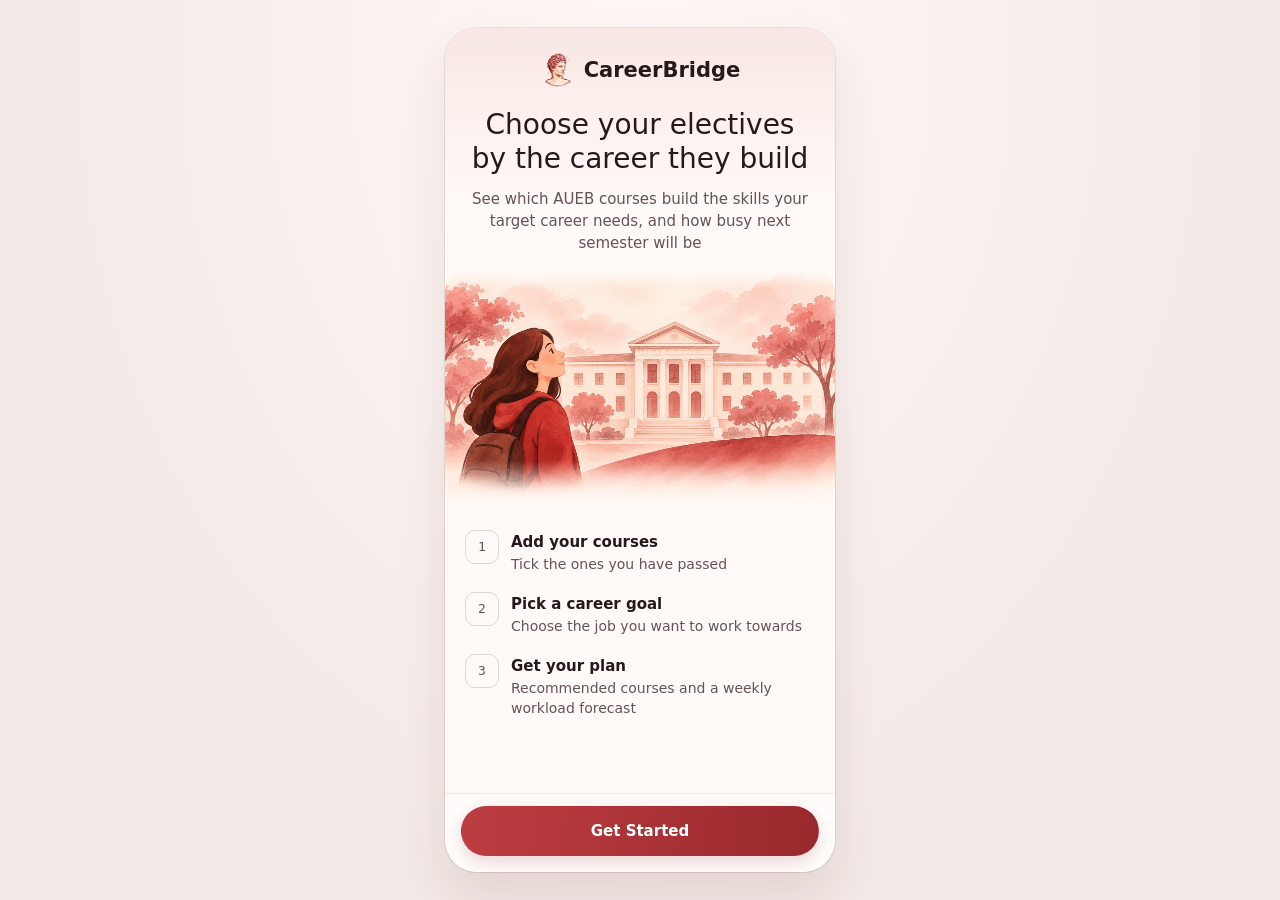
<file: Interactive Mockup/index.html>
<!doctype html>
<html lang="en">
<head>
  <meta charset="utf-8">
  <meta name="viewport" content="width=device-width, initial-scale=1">
  <title>CareerBridge</title>
  <link rel="stylesheet" href="styles.css">
  <script src="data.js" defer></script>
  <script src="app.js" defer></script>
</head>
<body data-page="welcome">
  <div class="phone">
    <main class="screen">
      <div class="intro">
        <div class="brand">
          <img class="brand-logo" src="assets/aueb-hermes-mascot.png" alt="Hermes, AUEB mascot">
          CareerBridge
        </div>
        <h1>Choose your electives by the career they build</h1>
        <p class="lede">See which AUEB courses build the skills your target career needs, and how busy next semester will be</p>

        <div class="welcome-art-wrap">
          <img class="welcome-art" src="assets/aueb-welcome-sketch.png" alt="A student looking toward a hand-drawn AUEB building">
        </div>
      </div>
      <section class="welcome-steps" aria-label="How CareerBridge works">
        <div class="welcome-step">
          <span class="step-number">1</span>
          <div><strong>Add your courses</strong><p>Tick the ones you have passed</p></div>
        </div>
        <div class="welcome-step">
          <span class="step-number">2</span>
          <div><strong>Pick a career goal</strong><p>Choose the job you want to work towards</p></div>
        </div>
        <div class="welcome-step">
          <span class="step-number">3</span>
          <div><strong>Get your plan</strong><p>Recommended courses and a weekly workload forecast</p></div>
        </div>
      </section>
    </main>
    <div class="footer">
      <div class="stack" style="flex: 1">
        <a class="btn" href="setup-profile.html">Get Started</a>
      </div>
    </div>
  </div>
</body>
</html>
</file>
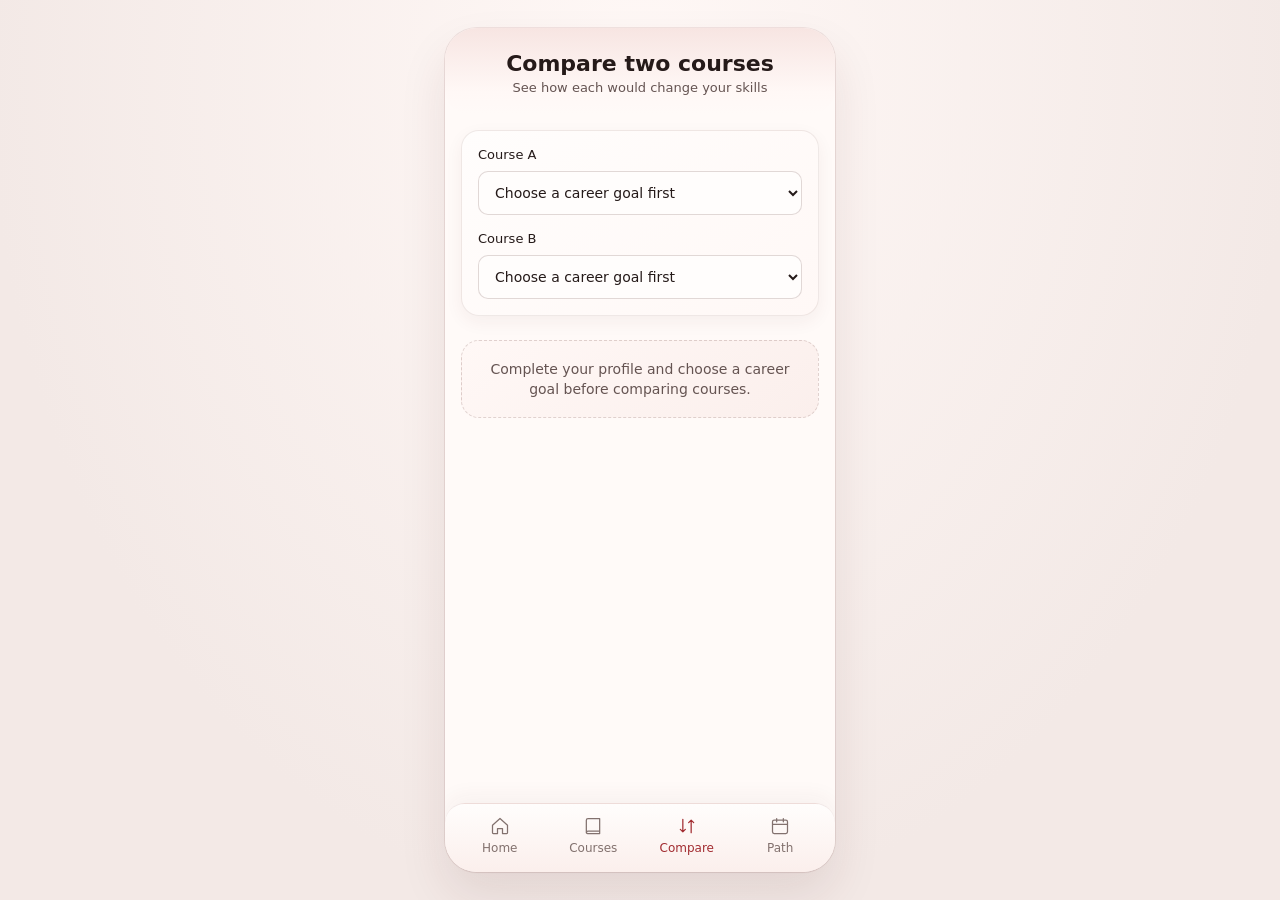
<file: Interactive Mockup/compare.html>
<!doctype html>
<html lang="en">
<head>
  <meta charset="utf-8">
  <meta name="viewport" content="width=device-width, initial-scale=1">
  <title>Compare courses · CareerBridge</title>
  <link rel="stylesheet" href="styles.css">
  <script src="data.js" defer></script>
  <script src="app.js" defer></script>
</head>
<body data-page="compare">
  <div class="phone">
    <header class="top">
      <div>
        <h1>Compare two courses</h1>
        <p>See how each would change your skills</p>
      </div>
    </header>
    <main class="screen">
      <div class="content">
        <div class="card stack">
          <label class="field">Course A
            <select id="pick-a"></select>
          </label>
          <label class="field">Course B
            <select id="pick-b"></select>
          </label>
        </div>
        <div class="content-flow" id="comparison"></div>
      </div>
    </main>
    <nav class="tabs" aria-label="Main">
      <a class="tab tab-home" href="home.html">Home</a>
      <a class="tab tab-courses" href="recommendations.html">Courses</a>
      <a class="tab tab-compare" href="compare.html" aria-current="page">Compare</a>
      <a class="tab tab-plan" href="plan.html">Path</a>
    </nav>
  </div>
</body>
</html>
</file>
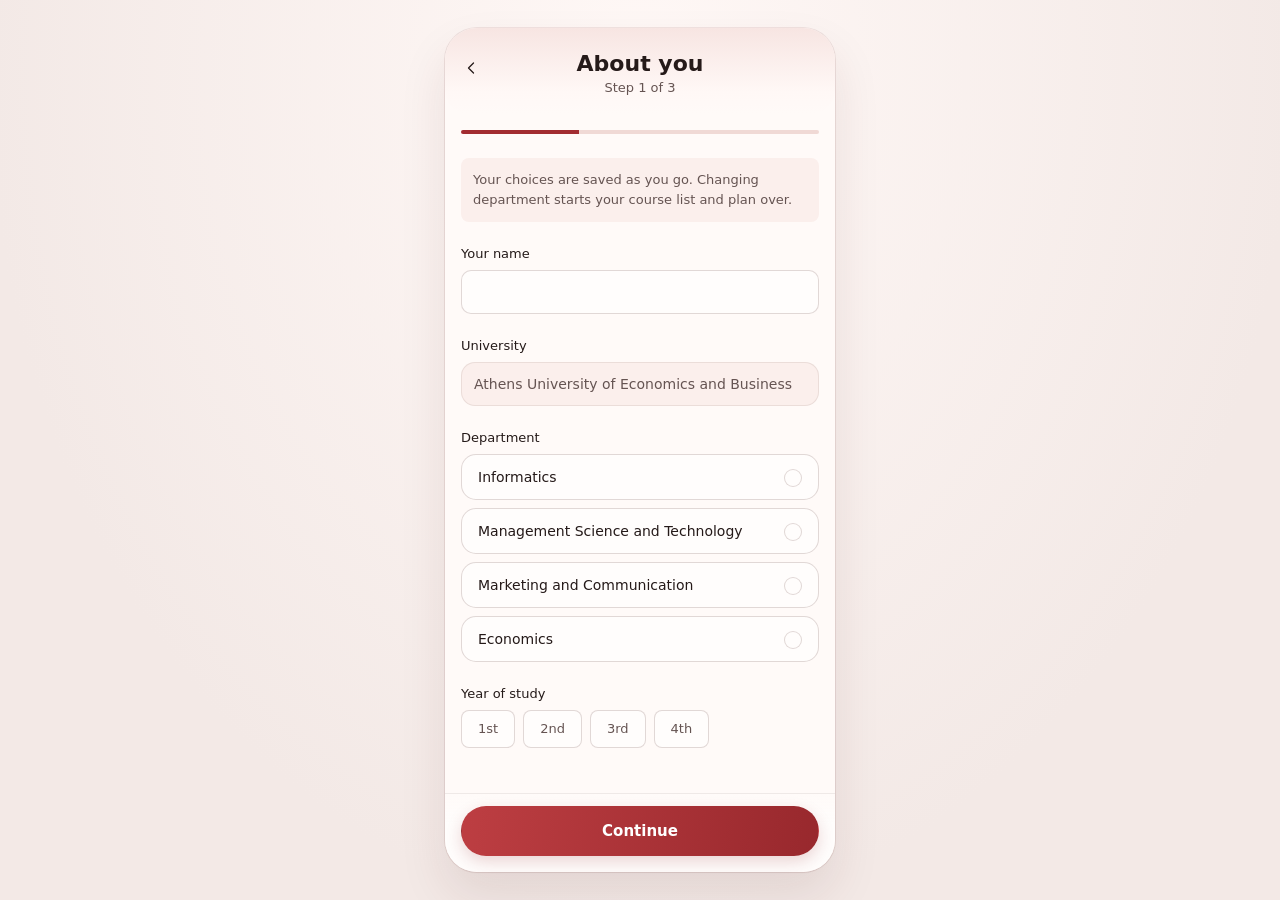
<file: Interactive Mockup/course.html>
<!doctype html>
<html lang="en">
<head>
  <meta charset="utf-8">
  <meta name="viewport" content="width=device-width, initial-scale=1">
  <title>Course · CareerBridge</title>
  <link rel="stylesheet" href="styles.css">
  <script src="data.js" defer></script>
  <script src="app.js" defer></script>
</head>
<body data-page="course">
  <div class="phone">
    <header class="top">
      <a class="back" href="recommendations.html" aria-label="Back to courses"></a>
      <div>
        <h1 id="title"></h1>
        <p id="subtitle"></p>
      </div>
    </header>
    <main class="screen">
      <div class="content">
        <p class="toast" id="toast" role="status" hidden></p>
        <div class="content-flow" id="course-body"></div>
      </div>
    </main>
    <div class="footer">
      <a class="btn ghost" id="compare-link" href="compare.html">Compare</a>
      <button class="btn" id="plan-action" type="button">Add to plan</button>
    </div>
  </div>
</body>
</html>
</file>
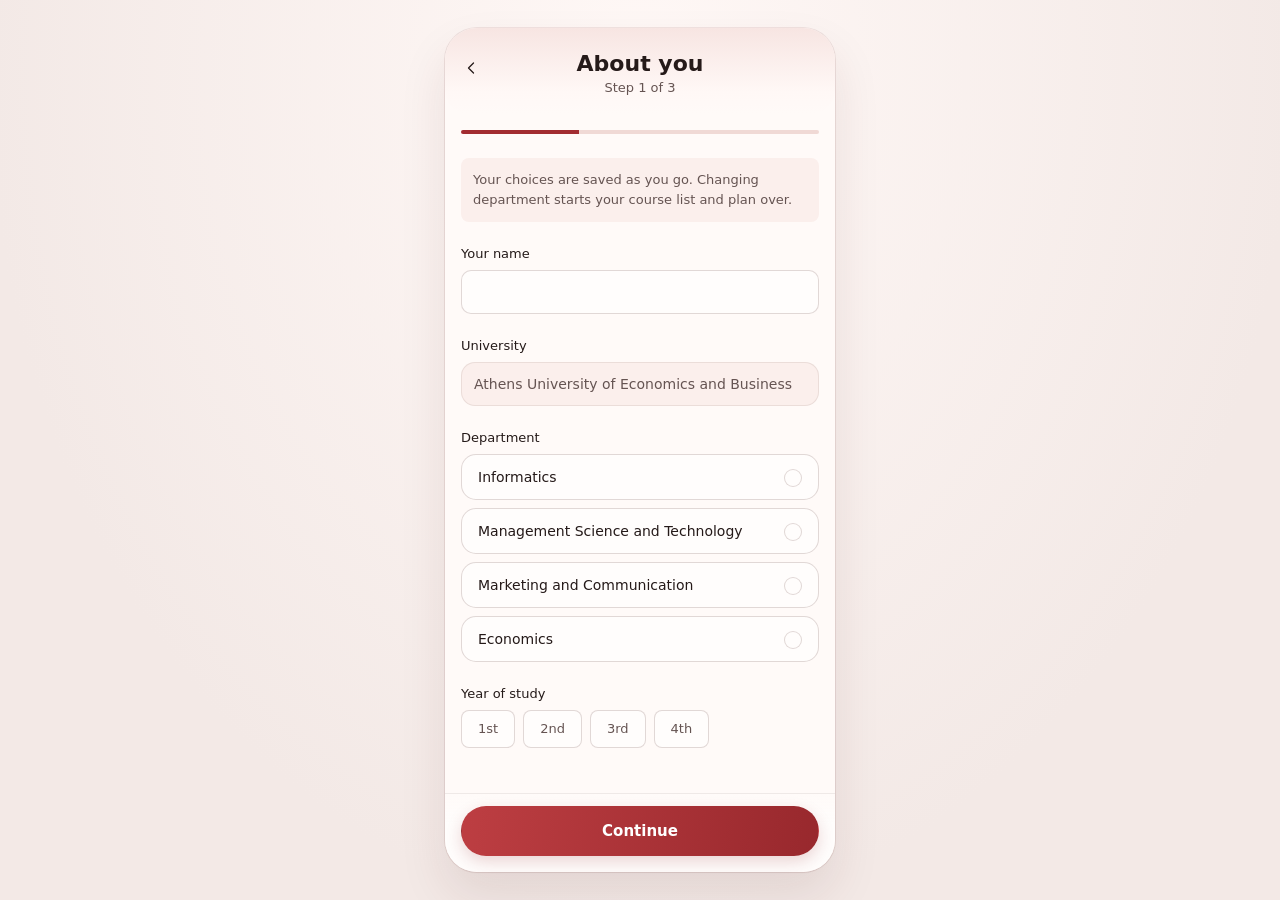
<file: Interactive Mockup/home.html>
<!doctype html>
<html lang="en">
<head>
  <meta charset="utf-8">
  <meta name="viewport" content="width=device-width, initial-scale=1">
  <title>Home · CareerBridge</title>
  <link rel="stylesheet" href="styles.css">
  <script src="data.js" defer></script>
  <script src="app.js" defer></script>
</head>
<body data-page="home">
  <div class="phone">
    <main class="screen home-scroll">
      <div class="home-profile-shell">
    <header class="profile collapsing-profile">
      <div class="profile-expanded">
      <div class="profile-top">
        <p>Your profile</p>
        <a class="text-link" href="index.html" data-exit>Exit</a>
      </div>
      <a class="profile-row" href="my-profile.html">
        <span class="avatar" id="avatar" aria-hidden="true"></span>
        <div class="profile-main">
          <h1 id="student-name">Student</h1>
          <p class="meta-parts" id="student-meta"></p>
        </div>
      </a>
      <div class="profile-goal">
        <a class="profile-row" href="my-career.html">
          <span class="profile-main">Career goal</span>
          <strong id="career-name"></strong>
        </a>
      </div>
      </div>
      <div class="profile-compact" inert aria-hidden="true">
        <a class="compact-person" href="my-profile.html" aria-label="Open your profile">
          <span class="avatar" id="compact-avatar" aria-hidden="true"></span>
          <span id="compact-name"></span>
        </a>
        <a class="text-link" href="index.html" data-exit>Exit</a>
      </div>
    </header>
      </div>
      <div class="content">
        <section class="card fit">
          <h2 class="card-title">Career fit</h2>
          <p class="fit-figure"><span id="fit-now"></span><span class="gain" id="fit-gain"></span></p>
          <p class="small" id="goal-text"></p>
        </section>

        <div class="card stats">
          <div class="stat"><strong id="stat-completed"></strong><span>Completed</span></div>
          <div class="stat"><strong id="stat-planned"></strong><span>In plan</span></div>
          <div class="stat"><strong id="stat-ects"></strong><span>ECTS earned</span></div>
        </div>

        <section>
          <div class="section-head">
            <h2 id="skills-title">Skills for your career</h2>
          </div>
          <div class="card stack">
            <div class="skills" id="skill-bars"></div>
            <p class="legend"><span class="key">Today</span><span class="key next">With your plan</span></p>
          </div>
        </section>

        <section>
          <div class="section-head">
            <h2>Recommended for you</h2>
            <a href="recommendations.html">See all</a>
          </div>
          <div class="stack" id="top-picks"></div>
        </section>

        <a class="card" href="plan.html">
          <div class="rec-top">
            <h3>Next semester workload</h3>
            <p class="match" id="workload-value"></p>
          </div>
          <p class="rec-why" id="workload-text"></p>
        </a>
      </div>
    </main>
    <nav class="tabs" aria-label="Main">
      <a class="tab tab-home" href="home.html" aria-current="page">Home</a>
      <a class="tab tab-courses" href="recommendations.html">Courses</a>
      <a class="tab tab-compare" href="compare.html">Compare</a>
      <a class="tab tab-plan" href="plan.html">Path</a>
    </nav>
  </div>
</body>
</html>
</file>
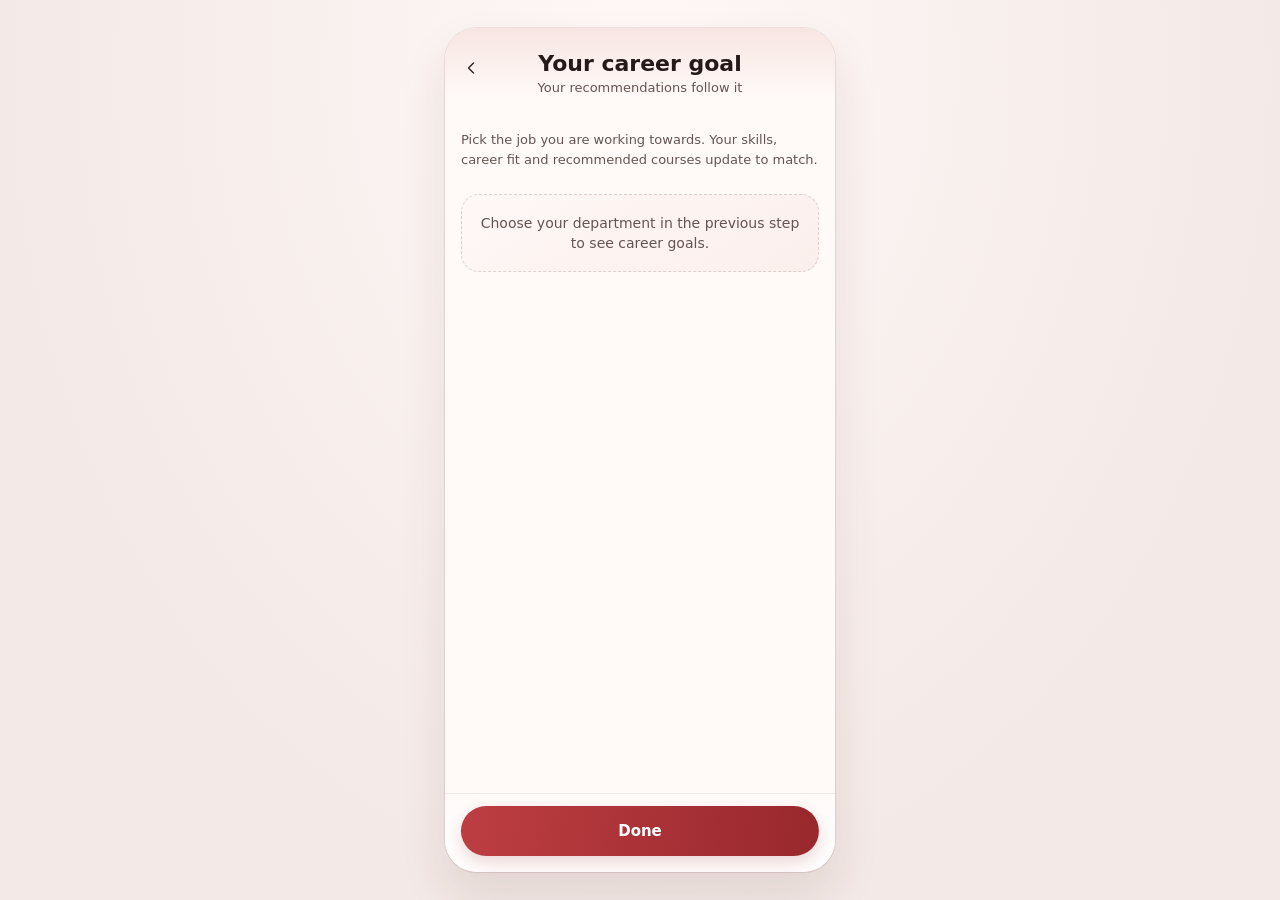
<file: Interactive Mockup/my-career.html>
<!doctype html>
<html lang="en">
<head>
  <meta charset="utf-8">
  <meta name="viewport" content="width=device-width, initial-scale=1">
  <title>Your career goal · CareerBridge</title>
  <link rel="stylesheet" href="styles.css">
  <script src="data.js" defer></script>
  <script src="app.js" defer></script>
</head>
<body data-page="myCareer">
  <div class="phone">
    <header class="top">
      <a class="back" href="home.html" aria-label="Back to home"></a>
      <div>
        <h1>Your career goal</h1>
        <p>Your recommendations follow it</p>
      </div>
    </header>
    <main class="screen">
      <div class="content">
        <p class="muted">Pick the job you are working towards. Your skills, career fit and recommended courses update to match.</p>
        <div class="stack" id="career-list"></div>
      </div>
    </main>
    <div class="footer">
      <a class="btn" href="home.html">Done</a>
    </div>
  </div>
</body>
</html>
</file>
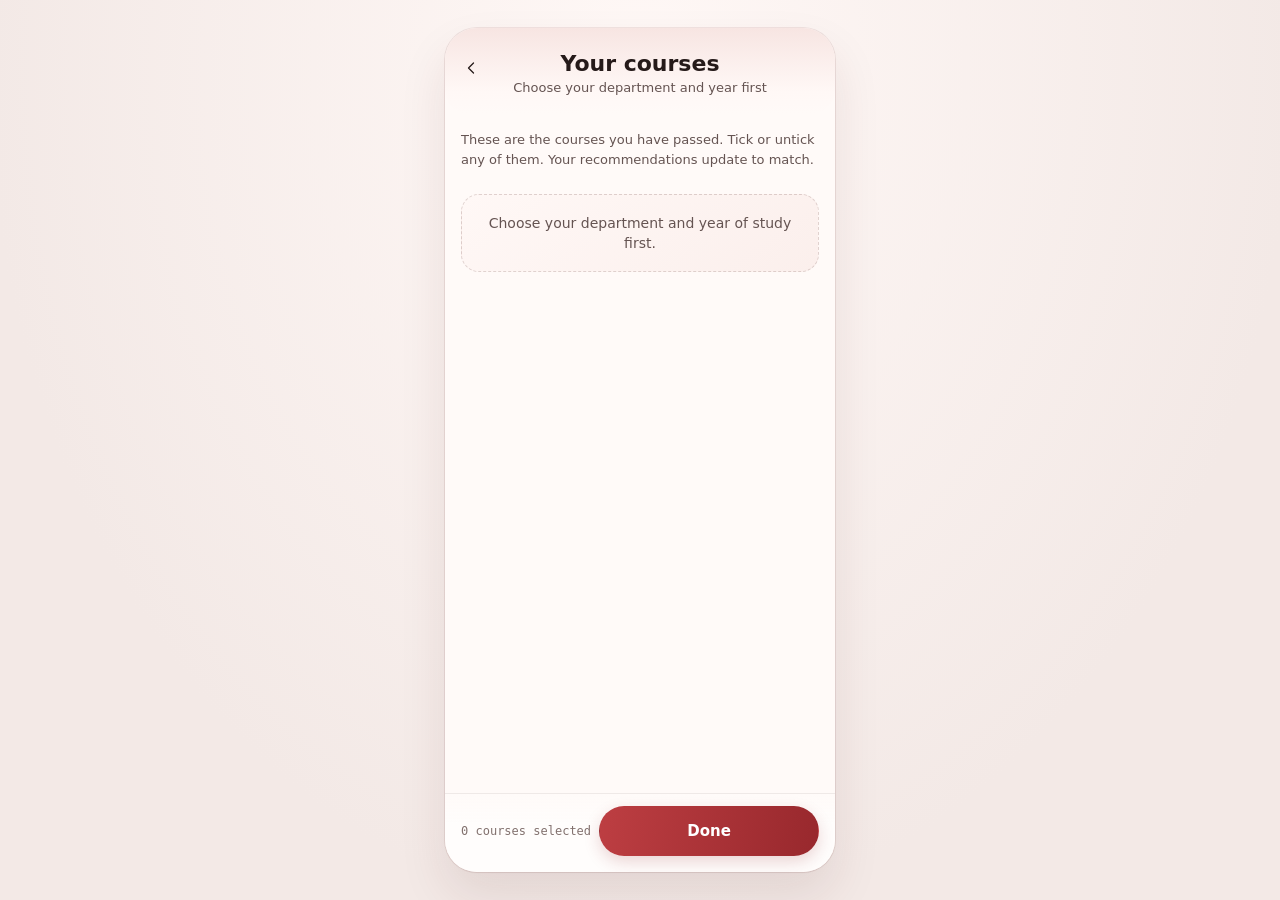
<file: Interactive Mockup/my-courses.html>
<!doctype html>
<html lang="en">
<head>
  <meta charset="utf-8">
  <meta name="viewport" content="width=device-width, initial-scale=1">
  <title>Your courses · CareerBridge</title>
  <link rel="stylesheet" href="styles.css">
  <script src="data.js" defer></script>
  <script src="app.js" defer></script>
</head>
<body data-page="myCourses">
  <div class="phone counter-scope">
    <header class="top">
      <a class="back" href="recommendations.html" aria-label="Back to courses"></a>
      <div>
        <h1>Your courses</h1>
        <p id="courses-subtitle"></p>
      </div>
    </header>
    <main class="screen">
      <div class="content">
        <p class="muted">These are the courses you have passed. Tick or untick any of them. Your recommendations update to match.</p>
        <div class="content-flow" id="course-groups"></div>
      </div>
    </main>
    <div class="footer">
      <span class="picked"></span>
      <a class="btn" href="recommendations.html">Done</a>
    </div>
  </div>
</body>
</html>
</file>
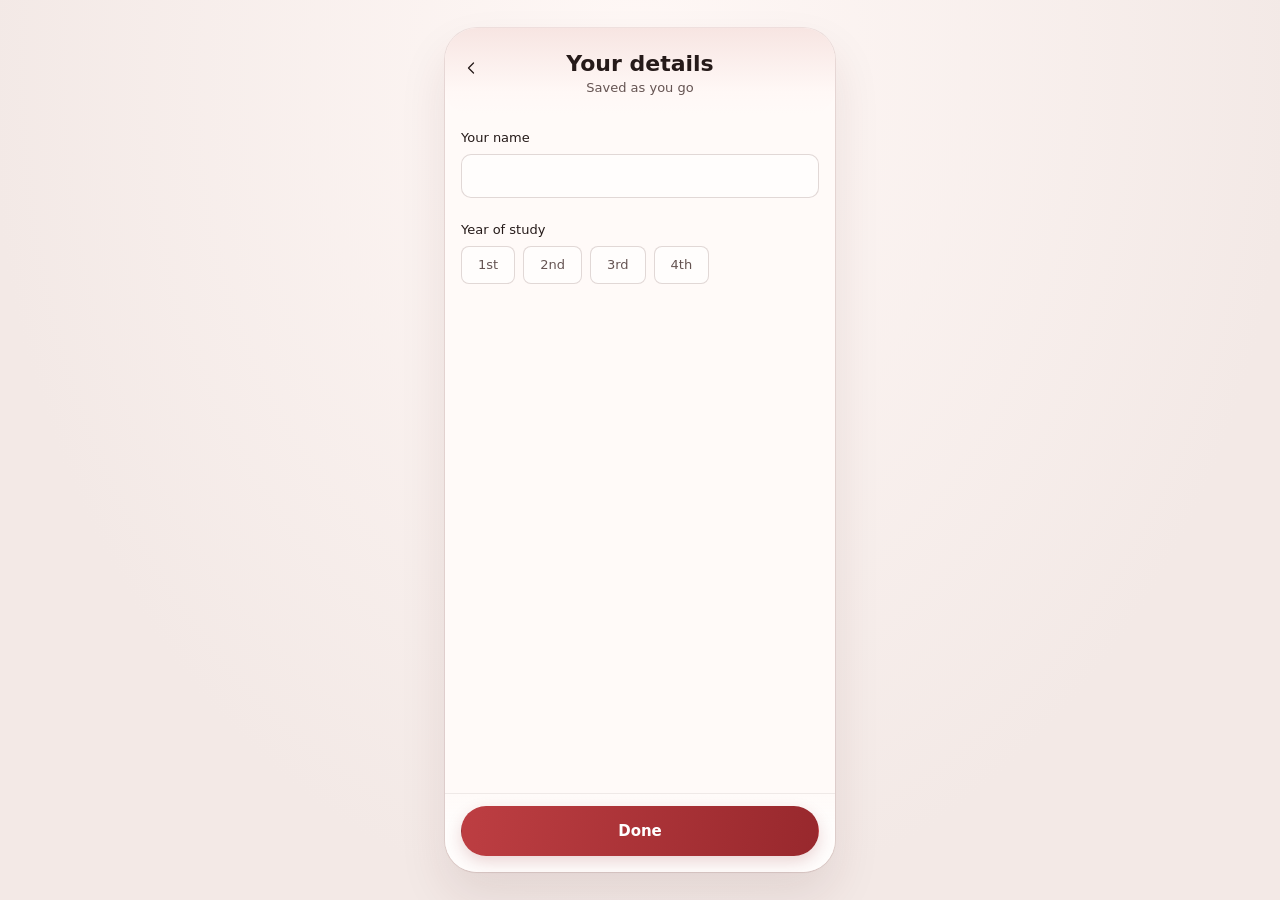
<file: Interactive Mockup/my-profile.html>
<!doctype html>
<html lang="en">
<head>
  <meta charset="utf-8">
  <meta name="viewport" content="width=device-width, initial-scale=1">
  <title>Your details · CareerBridge</title>
  <link rel="stylesheet" href="styles.css">
  <script src="data.js" defer></script>
  <script src="app.js" defer></script>
</head>
<body data-page="myProfile">
  <div class="phone">
    <header class="top">
      <a class="back" href="home.html" aria-label="Back to home"></a>
      <div>
        <h1>Your details</h1>
        <p>Saved as you go</p>
      </div>
    </header>
    <main class="screen">
      <div class="content">
        <label class="field">Your name
          <input type="text" id="name" autocomplete="given-name">
        </label>

        <div>
          <p class="label">Year of study</p>
          <div class="chips">
            <input class="sr" type="radio" name="year" id="y1" value="1"><label class="chip" for="y1">1st</label>
            <input class="sr" type="radio" name="year" id="y2" value="2"><label class="chip" for="y2">2nd</label>
            <input class="sr" type="radio" name="year" id="y3" value="3"><label class="chip" for="y3">3rd</label>
            <input class="sr" type="radio" name="year" id="y4" value="4"><label class="chip" for="y4">4th</label>
          </div>
        </div>      </div>
    </main>
    <div class="footer">
      <a class="btn" href="home.html">Done</a>
    </div>
  </div>
</body>
</html>
</file>
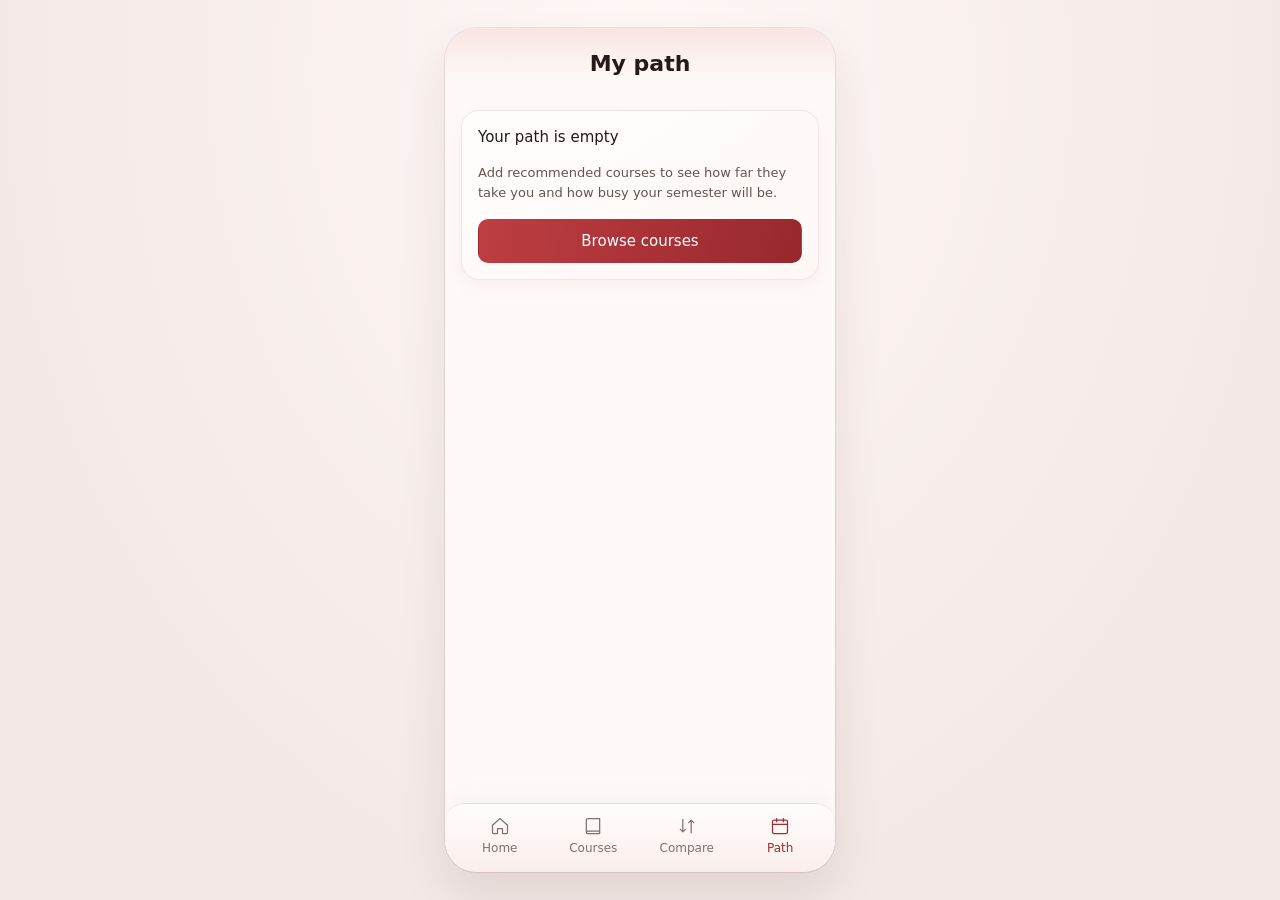
<file: Interactive Mockup/plan.html>
<!doctype html>
<html lang="en">
<head>
  <meta charset="utf-8">
  <meta name="viewport" content="width=device-width, initial-scale=1">
  <title>My path · CareerBridge</title>
  <link rel="stylesheet" href="styles.css">
  <script src="data.js" defer></script>
  <script src="app.js" defer></script>
</head>
<body data-page="plan">
  <div class="phone">
    <header class="top">
      <div>
        <h1>My path</h1>
      </div>
    </header>
    <main class="screen">
      <div class="content" id="plan-empty" hidden>
        <section class="card stack">
          <h3>Your path is empty</h3>
          <p class="muted">Add recommended courses to see how far they take you and how busy your semester will be.</p>
          <a class="btn" href="recommendations.html">Browse courses</a>
        </section>
      </div>

      <div class="content" id="plan-full">
        <section class="card fit">
          <h2 class="card-title" id="fit-title">Skills with this plan</h2>
          <p class="fit-figure"><span id="fit-next"></span><span class="small" id="fit-text"></span></p>
        </section>

        <section>
          <div class="section-head">
            <h2>Courses</h2>
            <a href="recommendations.html">Add more</a>
          </div>
          <div class="path-semesters" id="plan-list"></div>
        </section>

        <section>
          <div class="section-head"><h2>Workload forecast</h2></div>
          <div class="card stack">
            <div>
              <p class="small">Predicted study time</p>
              <p class="forecast"><span id="total-hours"></span> <span class="small">per week</span></p>
            </div>

            <label class="field" for="hours">
              <span class="skill-name">How many hours can you study each week? <span id="hours-value"></span></span>
              <input class="range" type="range" id="hours" min="5" max="60" step="1">
            </label>

            <p class="verdict" id="verdict"></p>
            <p class="small">A prediction, not a guarantee. The real app will learn from past students' workload data.</p>
          </div>
        </section>
      </div>
    </main>
    <nav class="tabs" aria-label="Main">
      <a class="tab tab-home" href="home.html">Home</a>
      <a class="tab tab-courses" href="recommendations.html">Courses</a>
      <a class="tab tab-compare" href="compare.html">Compare</a>
      <a class="tab tab-plan" href="plan.html" aria-current="page">Path</a>
    </nav>
  </div>
</body>
</html>
</file>
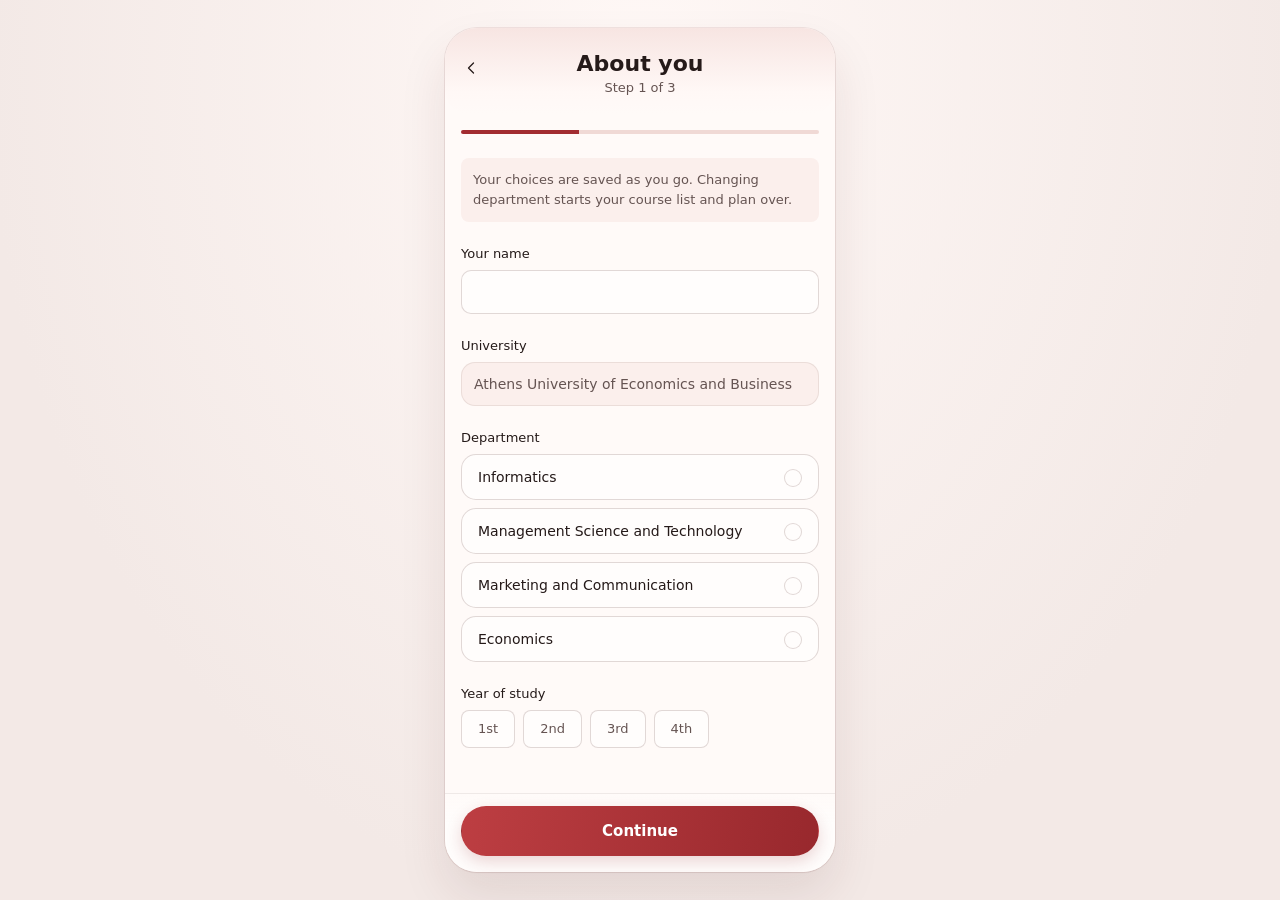
<file: Interactive Mockup/recommendations.html>
<!doctype html>
<html lang="en">
<head>
  <meta charset="utf-8">
  <meta name="viewport" content="width=device-width, initial-scale=1">
  <title>Recommended courses · CareerBridge</title>
  <link rel="stylesheet" href="styles.css">
  <script src="data.js" defer></script>
  <script src="app.js" defer></script>
</head>
<body data-page="recommendations">
  <div class="phone">
    <header class="top">
      <div>
        <h1>Recommended courses</h1>
        <p id="career-subtitle">For your career goal</p>
      </div>
    </header>
    <main class="screen">
      <div class="content">
        <a class="btn ghost" id="my-courses" href="my-courses.html">Your completed courses</a>

        <div class="chips">
          <input class="sr" type="radio" name="filter" id="f-all" checked><label class="chip" for="f-all">All</label>
          <input class="sr" type="radio" name="filter" id="f-now"><label class="chip" for="f-now">Available now</label>
          <input class="sr" type="radio" name="filter" id="f-later"><label class="chip" for="f-later">Unlock later</label>
        </div>

        <section class="now">
          <div class="section-head"><h2 id="now-title">Available now</h2></div>
          <div class="stack" id="now-list"></div>
        </section>

        <section class="later">
          <div class="section-head"><h2 id="later-title">Unlock later</h2></div>
          <div class="stack" id="later-list"></div>
        </section>

        <details class="card">
          <summary>How does the match score work?</summary>
          <ol>
            <li>Each course and career is linked to a set of skills.</li>
            <li>We check which skills your completed courses already cover.</li>
            <li>A course scores higher when it fills bigger gaps in the skills your career needs most.</li>
          </ol>
          <p class="small">A score compares courses with each other. It is not a chance of getting a job. In this mockup, scores are random placeholders until the algorithm is built.</p>
        </details>
      </div>
    </main>
    <nav class="tabs" aria-label="Main">
      <a class="tab tab-home" href="home.html">Home</a>
      <a class="tab tab-courses" href="recommendations.html" aria-current="page">Courses</a>
      <a class="tab tab-compare" href="compare.html">Compare</a>
      <a class="tab tab-plan" href="plan.html">Path</a>
    </nav>
  </div>
</body>
</html>
</file>
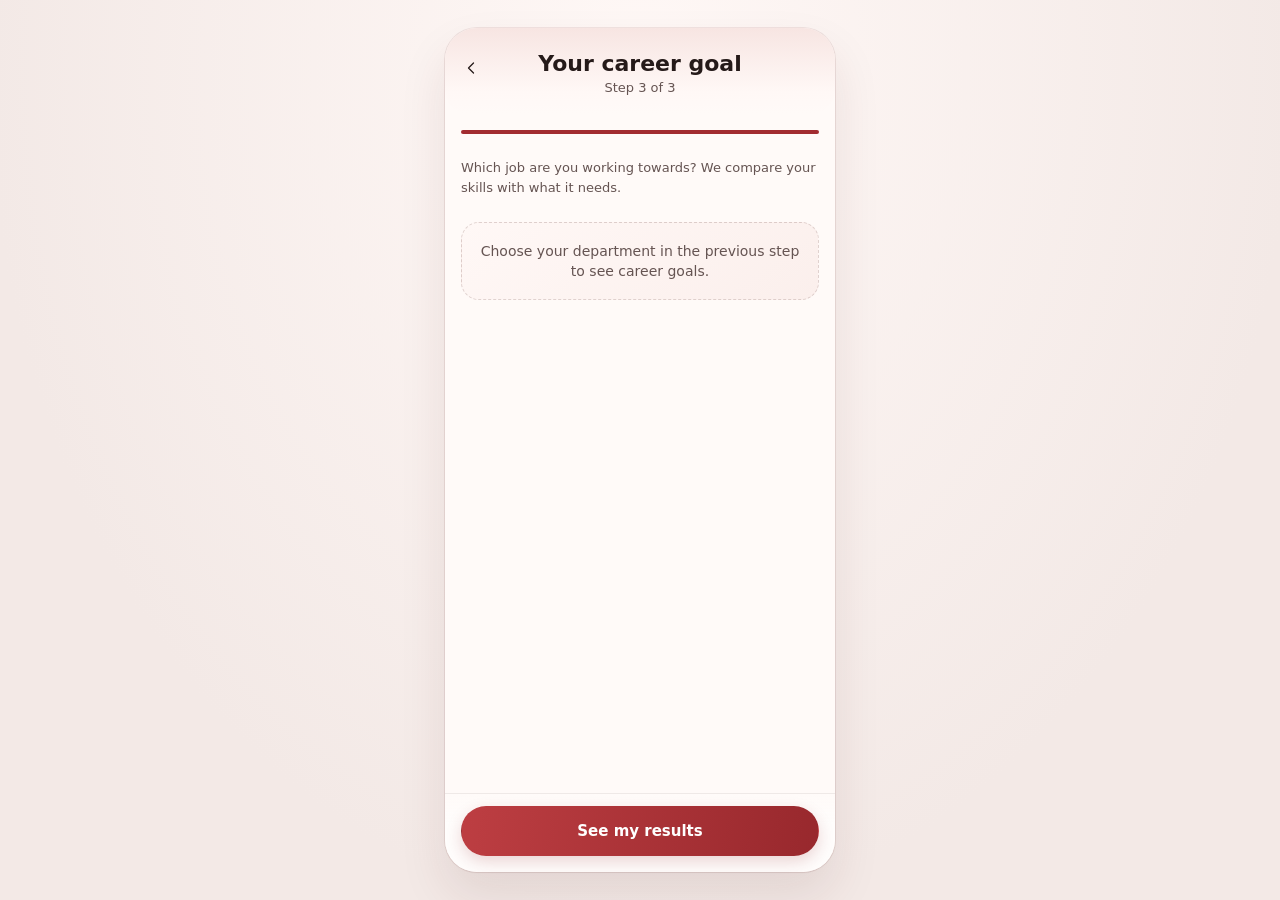
<file: Interactive Mockup/setup-career.html>
<!doctype html>
<html lang="en">
<head>
  <meta charset="utf-8">
  <meta name="viewport" content="width=device-width, initial-scale=1">
  <title>Career goal · CareerBridge</title>
  <link rel="stylesheet" href="styles.css">
  <script src="data.js" defer></script>
  <script src="app.js" defer></script>
</head>
<body data-page="setupCareer">
  <div class="phone">
    <header class="top">
      <a class="back" href="setup-courses.html" aria-label="Back"></a>
      <div>
        <h1>Your career goal</h1>
        <p>Step 3 of 3</p>
      </div>
    </header>
    <main class="screen">
      <div class="content">
        <div class="bar progress" style="--now:100%" role="img" aria-label="Step 3 of 3"></div>
        <p class="muted">Which job are you working towards? We compare your skills with what it needs.</p>
        <div class="stack" id="career-list"></div>
      </div>
    </main>
    <div class="footer">
      <a class="btn" href="home.html">See my results</a>
    </div>
  </div>
</body>
</html>
</file>
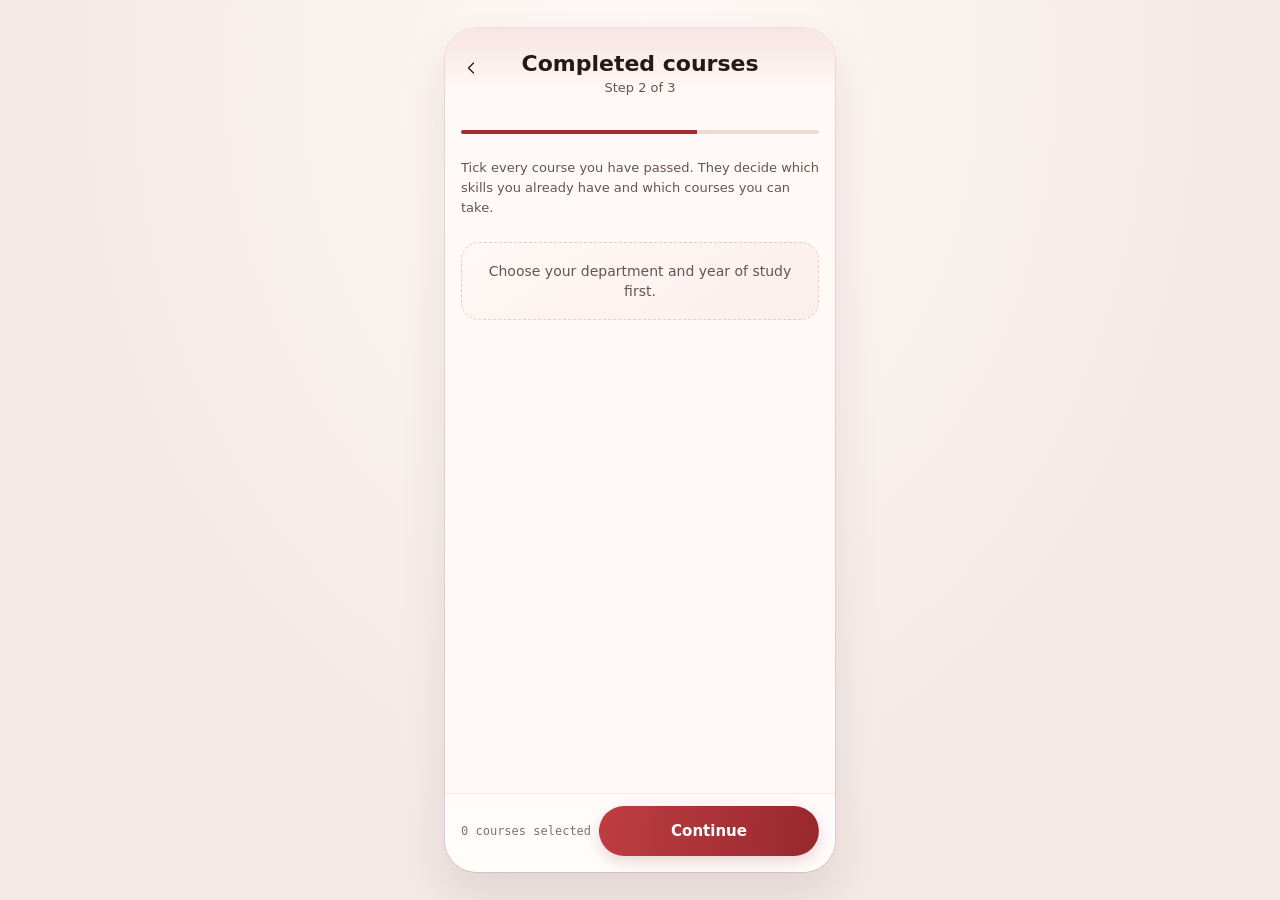
<file: Interactive Mockup/setup-courses.html>
<!doctype html>
<html lang="en">
<head>
  <meta charset="utf-8">
  <meta name="viewport" content="width=device-width, initial-scale=1">
  <title>Completed courses · CareerBridge</title>
  <link rel="stylesheet" href="styles.css">
  <script src="data.js" defer></script>
  <script src="app.js" defer></script>
</head>
<body data-page="setupCourses">
  <div class="phone counter-scope">
    <header class="top">
      <a class="back" href="setup-profile.html" aria-label="Back"></a>
      <div>
        <h1>Completed courses</h1>
        <p>Step 2 of 3</p>
      </div>
    </header>
    <main class="screen">
      <div class="content">
        <div class="bar progress" style="--now:66%" role="img" aria-label="Step 2 of 3"></div>
        <p class="muted">Tick every course you have passed. They decide which skills you already have and which courses you can take.</p>
        <div class="content-flow" id="course-groups"></div>
      </div>
    </main>
    <div class="footer">
      <span class="picked"></span>
      <a class="btn" href="setup-career.html">Continue</a>
    </div>
  </div>
</body>
</html>
</file>
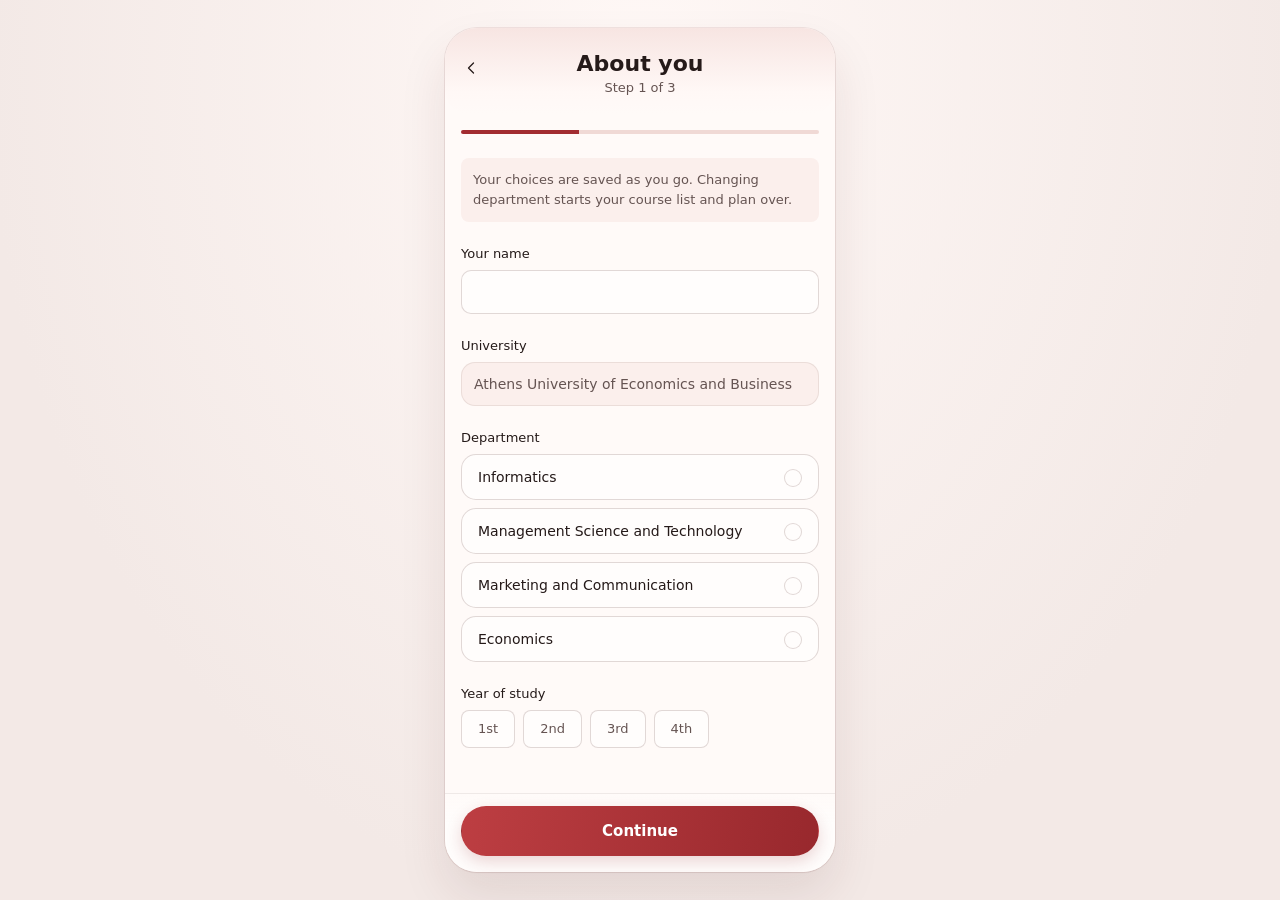
<file: Interactive Mockup/setup-profile.html>
<!doctype html>
<html lang="en">
<head>
  <meta charset="utf-8">
  <meta name="viewport" content="width=device-width, initial-scale=1">
  <title>About you · CareerBridge</title>
  <link rel="stylesheet" href="styles.css">
  <script src="data.js" defer></script>
  <script src="app.js" defer></script>
</head>
<body data-page="setupProfile">
  <div class="phone">
    <header class="top">
      <a class="back" href="index.html" aria-label="Back"></a>
      <div>
        <h1>About you</h1>
        <p>Step 1 of 3</p>
      </div>
    </header>
    <main class="screen">
      <div class="content">
        <div class="bar progress" style="--now:33%" role="img" aria-label="Step 1 of 3"></div>
        <p class="note">Your choices are saved as you go. Changing department starts your course list and plan over.</p>

        <label class="field">Your name
          <input type="text" id="name" autocomplete="given-name">
        </label>

        <div class="field fixed-field"><span>University</span><p>Athens University of Economics and Business</p></div>

        <div>
          <p class="label">Department</p>
          <div class="stack">
            <div>
              <input class="sr" type="radio" name="department" id="d-inf" value="informatics">
              <label class="choice" for="d-inf"><strong>Informatics</strong></label>
            </div>
            <div>
              <input class="sr" type="radio" name="department" id="d-mst" value="mst">
              <label class="choice" for="d-mst"><strong>Management Science and Technology</strong></label>
            </div>
            <div>
              <input class="sr" type="radio" name="department" id="d-marketing" value="marketing">
              <label class="choice" for="d-marketing"><strong>Marketing and Communication</strong></label>
            </div>
            <div>
              <input class="sr" type="radio" name="department" id="d-economics" value="economics">
              <label class="choice" for="d-economics"><strong>Economics</strong></label>
            </div>
          </div>
        </div>

        <div>
          <p class="label">Year of study</p>
          <div class="chips">
            <input class="sr" type="radio" name="year" id="y1" value="1"><label class="chip" for="y1">1st</label>
            <input class="sr" type="radio" name="year" id="y2" value="2"><label class="chip" for="y2">2nd</label>
            <input class="sr" type="radio" name="year" id="y3" value="3"><label class="chip" for="y3">3rd</label>
            <input class="sr" type="radio" name="year" id="y4" value="4"><label class="chip" for="y4">4th</label>
          </div>
        </div>
      </div>
    </main>
    <div class="footer">
      <a class="btn" href="setup-courses.html">Continue</a>
    </div>
  </div>
</body>
</html>
</file>
<file: Interactive Mockup/styles.css>
/* CareerBridge mockup: one stylesheet shared by every screen. Behaviour lives in app.js. */

:root {
  /* Neutral ramp, a touch warm like the paper of a printed course guide */
  --backdrop: #f3e9e6;
  --canvas: #fffaf8;
  --surface: #fffdfc;
  --raised: #fbefec;
  --track: #f0d9d5;
  --line: rgb(77 32 29 / 0.09);
  --line-strong: rgb(77 32 29 / 0.17);
  --text: #251a19;
  --text-2: #655452;
  --text-3: #82716e;
  --ink-bar: #3d3d3d;

  /* One accent, the registrar red: the primary action, the selection and what a plan adds */
  --accent: #a22c31;
  --accent-hover: #842226;
  --accent-soft: #f9e8e5;

  --good: #1f7a4a;
  --warn: #9a6200;
  --bad: #b42318;

  --mono: ui-monospace, 'Cascadia Mono', 'Cascadia Code', Consolas, 'SF Mono', monospace;
  --ease: cubic-bezier(0.22, 1, 0.36, 1);

  /* Line icons (lucide paths, 1.5 stroke), drawn with mask so they take the text color */
  --icon-back: url("data:image/svg+xml,%3Csvg xmlns='http://www.w3.org/2000/svg' viewBox='0 0 24 24' fill='none' stroke='%23000' stroke-width='1.5' stroke-linecap='round' stroke-linejoin='round'%3E%3Cpath d='m15 18-6-6 6-6'/%3E%3C/svg%3E");
  --icon-forward: url("data:image/svg+xml,%3Csvg xmlns='http://www.w3.org/2000/svg' viewBox='0 0 24 24' fill='none' stroke='%23000' stroke-width='1.5' stroke-linecap='round' stroke-linejoin='round'%3E%3Cpath d='m9 18 6-6-6-6'/%3E%3C/svg%3E");
  --icon-x: url("data:image/svg+xml,%3Csvg xmlns='http://www.w3.org/2000/svg' viewBox='0 0 24 24' fill='none' stroke='%23000' stroke-width='1.5' stroke-linecap='round' stroke-linejoin='round'%3E%3Cpath d='M18 6 6 18M6 6l12 12'/%3E%3C/svg%3E");
  --icon-check: url("data:image/svg+xml,%3Csvg xmlns='http://www.w3.org/2000/svg' viewBox='0 0 24 24' fill='none' stroke='%23000' stroke-width='1.5' stroke-linecap='round' stroke-linejoin='round'%3E%3Cpath d='M20 6 9 17l-5-5'/%3E%3C/svg%3E");
}

* {
  box-sizing: border-box;
}

[hidden] {
  display: none !important;
}

html,
body {
  height: 100%;
  margin: 0;
}

body {
  display: flex;
  align-items: center;
  justify-content: center;
  background: radial-gradient(ellipse at 50% 8%, #fff8f6 0, var(--backdrop) 72%);
  color: var(--text);
  font: 14px/20px 'Segoe UI', system-ui, -apple-system, Roboto, sans-serif;
  -webkit-font-smoothing: antialiased;
}

h1,
h2,
h3,
p,
ul,
ol {
  margin: 0;
  padding: 0;
}

ul,
ol {
  list-style: none;
}

a {
  color: inherit;
  text-decoration: none;
}

a:focus-visible,
button:focus-visible,
input:focus-visible + label,
input:focus-visible,
select:focus-visible,
summary:focus-visible {
  outline: 2px solid var(--accent);
  outline-offset: 2px;
}

/* Phone frame and page layout */

.phone {
  display: flex;
  flex-direction: column;
  width: 390px;
  height: min(844px, calc(100dvh - 32px));
  overflow: hidden;
  border-radius: 32px;
  background: var(--canvas);
  box-shadow:
    0 0 0 1px rgb(116 53 49 / 0.1),
    0 1px 2px rgb(55 23 20 / 0.04),
    0 24px 48px rgb(75 30 28 / 0.1);
}

@media (max-width: 480px) {
  .phone {
    width: 100%;
    height: 100dvh;
    border-radius: 0;
    box-shadow: none;
  }
}

.screen {
  flex: 1;
  min-height: 0;
  overflow-y: auto;
  scrollbar-width: none;
}

.stack {
  display: grid;
  gap: 8px;
}

.content {
  display: grid;
  gap: 24px;
  padding: 16px 16px 24px;
}

/* A container filled by app.js that keeps the same spacing as .content */
.content-flow {
  display: grid;
  gap: 24px;
}

/* Page headers */

.top {
  position: relative;
  display: flex;
  flex: none;
  align-items: center;
  justify-content: center;
  gap: 8px;
  padding: 22px 48px 16px;
  border-radius: 0 0 24px 24px;
  background: linear-gradient(180deg, #f7e5e2 0%, #fff8f6 74%, rgb(255 250 248 / 0) 100%);
  text-align: center;
}

.top > div {
  min-width: 0;
}

.top .back {
  position: absolute;
  left: 16px;
  top: 22px;
}

.top h1 {
  font-size: 22px;
  line-height: 28px;
  font-weight: 600;
}

.top p {
  color: var(--text-2);
  font-size: 13px;
}

/* The student's profile on Home: the one header set on the accent, so it reads as its own section.
   Each row opens its own edit page; setup screens are never reached from here. */
.profile {
  display: grid;
  flex: none;
  gap: 4px;
  padding: 16px 16px 18px;
  border-radius: 0 0 26px 26px;
  background: linear-gradient(180deg, #8e2429 0%, #a93439 38%, #c75a5c 72%, #d98b87 100%);
  color: #fff;
}

.profile p {
  color: rgb(255 255 255 / 0.8);
  font-size: 13px;
}

.profile-top {
  display: flex;
  align-items: center;
  justify-content: space-between;
}

.profile-row {
  display: flex;
  align-items: center;
  gap: 12px;
  margin: 0 -8px;
  padding: 8px;
  border: 1px solid rgb(255 255 255 / 0.16);
  border-radius: 14px;
  background: rgb(255 255 255 / 0.1);
  transition: background-color 150ms var(--ease);
}

/* Only rows that open something get the arrow and the hover */
a.profile-row::after {
  content: '';
  flex: none;
  width: 16px;
  height: 16px;
  background: rgb(255 255 255 / 0.7);
  mask: var(--icon-forward) center / contain no-repeat;
}

a.profile-row:hover {
  background: rgb(255 255 255 / 0.1);
}

.profile-main {
  flex: 1;
  min-width: 0;
}

.profile h1 {
  font-size: 18px;
  line-height: 24px;
  font-weight: 600;
}

.profile-goal {
  padding-top: 4px;
}

.profile-goal .profile-main {
  color: rgb(255 255 255 / 0.8);
  font-size: 13px;
}

.profile-goal strong {
  font-size: 15px;
  font-weight: 500;
  text-align: right;
}

.avatar {
  display: flex;
  flex: none;
  align-items: center;
  justify-content: center;
  width: 44px;
  height: 44px;
  border-radius: 50%;
  background: #fff;
  color: var(--accent);
  font-size: 16px;
  font-weight: 600;
}

.profile .text-link {
  color: #fff;
}

.profile .text-link:hover {
  background: rgb(255 255 255 / 0.14);
  color: #fff;
}

.profile :focus-visible {
  outline-color: #fff;
}

/* A line of facts that wraps between parts, never inside one */
.meta-parts span {
  white-space: nowrap;
}

.meta-parts span:not(:last-child)::after {
  content: ' ·';
}

.back {
  display: flex;
  flex: none;
  align-items: center;
  justify-content: center;
  width: 36px;
  height: 36px;
  margin-left: -8px;
  border-radius: 8px;
  color: var(--text);
  transition: background-color 150ms var(--ease);
}

.back::before {
  content: '';
  width: 20px;
  height: 20px;
  background: currentColor;
  mask: var(--icon-back) center / contain no-repeat;
}

.back:hover {
  background: var(--raised);
}

.text-link {
  margin-right: -8px;
  padding: 4px 8px;
  border-radius: 6px;
  color: var(--text-2);
  font-size: 13px;
  font-weight: 500;
  transition: color 150ms var(--ease), background-color 150ms var(--ease);
}

.text-link:hover {
  background: var(--raised);
  color: var(--text);
}

.brand {
  display: flex;
  align-items: center;
  justify-content: center;
  gap: 8px;
  font-size: 21px;
  line-height: 24px;
  font-weight: 600;
  text-align: center;
}

.brand-logo {
  width: 36px;
  height: 36px;
  object-fit: contain;
}

/* Career fit: the one large figure on Home and Plan */

.fit {
  display: grid;
  gap: 4px;
}

.card-title {
  color: var(--text-2);
  font-size: 13px;
  line-height: 20px;
  font-weight: 500;
}

.fit-figure {
  display: flex;
  flex-wrap: wrap;
  align-items: baseline;
  gap: 4px 12px;
}

.fit-figure > :first-child {
  font-size: 32px;
  line-height: 40px;
  font-weight: 500;
  font-variant-numeric: tabular-nums;
}

.gain {
  color: var(--accent);
  font-size: 14px;
  font-weight: 500;
  font-variant-numeric: tabular-nums;
}

.gain::before {
  content: '→ ';
}

.fit .small {
  margin-top: 4px;
}

/* Progress bar: --now is the solid part, --next what the plan or course adds behind it */

.bar {
  --now: 0%;
  --next: 0%;
  height: 6px;
  border-radius: 3px;
  background:
    linear-gradient(var(--ink-bar), var(--ink-bar)) 0 0 / var(--now) 100% no-repeat,
    linear-gradient(var(--accent), var(--accent)) 0 0 / var(--next) 100% no-repeat,
    var(--track);
}

.bar.b {
  background:
    linear-gradient(var(--accent), var(--accent)) 0 0 / var(--now) 100% no-repeat,
    var(--track);
}

.skill-name {
  display: flex;
  justify-content: space-between;
  gap: 8px;
  margin-bottom: 8px;
  font-size: 13px;
  line-height: 16px;
}

.skill-name span {
  color: var(--text-2);
  font-family: var(--mono);
  font-size: 12px;
  font-variant-numeric: tabular-nums;
}

.skills {
  display: grid;
  gap: 16px;
}

.legend {
  display: flex;
  gap: 16px;
  color: var(--text-3);
  font-size: 12px;
  line-height: 16px;
}

.key::before {
  content: '';
  display: inline-block;
  width: 8px;
  height: 8px;
  margin-right: 8px;
  border-radius: 2px;
  background: var(--ink-bar);
}

.key.next::before {
  background: var(--accent);
}

.compare-bar {
  display: grid;
  grid-template-columns: 16px 1fr 40px;
  align-items: center;
  gap: 8px;
  margin-top: 4px;
  color: var(--text-2);
  font-family: var(--mono);
  font-size: 12px;
  line-height: 16px;
  font-variant-numeric: tabular-nums;
}

/* Cards, lists and small labels */

.card {
  display: block;
  padding: 16px;
  border: 1px solid var(--line);
  border-radius: 18px;
  background: linear-gradient(145deg, #fffdfc 0%, #fff8f6 100%);
  box-shadow: 0 6px 18px rgb(90 39 35 / 0.055);
  transition: border-color 150ms var(--ease);
}

.card.stack {
  display: grid;
  gap: 16px;
}

a.card:hover {
  border-color: var(--line-strong);
}

.card h3 {
  font-size: 15px;
  line-height: 20px;
  font-weight: 500;
}

.semester-head {
  display: flex;
  align-items: center;
  justify-content: space-between;
  gap: 10px;
  margin-bottom: 8px;
}

.semester-head h3 {
  flex: 1;
}

.select-all {
  flex: none;
  padding: 5px 9px;
  border: 1px solid var(--line-strong);
  border-radius: 999px;
  background: var(--surface);
  color: var(--accent);
  font: inherit;
  font-size: 12px;
  line-height: 16px;
  cursor: pointer;
}

.select-all:hover {
  border-color: var(--accent);
  background: var(--accent-soft);
}

.muted {
  color: var(--text-2);
  font-size: 13px;
}

.small {
  color: var(--text-3);
  font-size: 12px;
  line-height: 16px;
}

.section-head {
  display: flex;
  align-items: baseline;
  justify-content: space-between;
  margin-bottom: 8px;
}

.section-head h2 {
  font-size: 15px;
  line-height: 20px;
  font-weight: 600;
}

.section-head a {
  color: var(--accent);
  font-size: 13px;
  font-weight: 500;
}

.section-head a:hover {
  color: var(--accent-hover);
}

/* Three figures in one card, split by hairlines */

.stats {
  display: grid;
  grid-template-columns: repeat(3, 1fr);
  padding: 0;
}

.stat {
  padding: 12px 16px;
}

.stat + .stat {
  border-left: 1px solid var(--line);
}

.stat strong {
  display: block;
  font-size: 20px;
  line-height: 24px;
  font-weight: 500;
  font-variant-numeric: tabular-nums;
}

.stat span {
  display: block;
  margin-top: 4px;
  color: var(--text-3);
  font-size: 12px;
  line-height: 16px;
}

.rec-top {
  display: flex;
  align-items: flex-start;
  justify-content: space-between;
  gap: 12px;
}

/* The course-guide line: code, ECTS and semester in mono, wherever a course appears */
.meta {
  margin-top: 4px;
  color: var(--text-3);
  font-family: var(--mono);
  font-size: 12px;
  line-height: 16px;
  font-variant-numeric: tabular-nums;
}

.match {
  flex: none;
  font-size: 16px;
  line-height: 20px;
  font-weight: 500;
  font-variant-numeric: tabular-nums;
  text-align: right;
}

.match small {
  display: block;
  color: var(--text-3);
  font-size: 12px;
  line-height: 16px;
  font-weight: 400;
}

.rec-why {
  margin-top: 8px;
  color: var(--text-2);
  font-size: 13px;
}

/* Status: a coloured dot and a word, never a filled pill */

.statuses {
  display: flex;
  flex-wrap: wrap;
  gap: 4px 16px;
}

.card .statuses {
  margin-top: 8px;
}

.status {
  display: inline-flex;
  flex: none;
  align-items: center;
  gap: 8px;
  color: var(--text-2);
  font-size: 12px;
  line-height: 16px;
  font-weight: 500;
}

.status::before {
  content: '';
  width: 6px;
  height: 6px;
  border-radius: 50%;
  background: var(--text-3);
}

.status.good {
  color: var(--good);
}

.status.good::before {
  background: var(--good);
}

.status.warn {
  color: var(--warn);
}

.status.warn::before {
  background: var(--warn);
}

.status.bad {
  color: var(--bad);
}

.status.bad::before {
  background: var(--bad);
}

.note {
  padding: 12px;
  border-radius: 8px;
  background: var(--raised);
  color: var(--text-2);
  font-size: 13px;
}

.toast {
  display: flex;
  align-items: center;
  gap: 8px;
  padding: 12px;
  border: 1px solid var(--line);
  border-radius: 8px;
  background: var(--surface);
  font-size: 13px;
  font-weight: 500;
}

.toast::before {
  content: '';
  flex: none;
  width: 16px;
  height: 16px;
  background: var(--good);
  mask: var(--icon-check) center / contain no-repeat;
}

.toast a {
  margin-left: auto;
  color: var(--accent);
}

.rows > * {
  display: flex;
  align-items: center;
  justify-content: space-between;
  gap: 12px;
  padding: 12px 0;
}

.rows > * + * {
  border-top: 1px solid var(--line);
}

.card.rows {
  padding: 4px 16px;
}

.rows strong {
  display: block;
  font-size: 14px;
  line-height: 20px;
  font-weight: 500;
}

.rows .meta {
  display: block;
}

.card .rows {
  margin-top: 4px;
}

details summary {
  color: var(--accent);
  font-size: 13px;
  font-weight: 500;
  cursor: pointer;
}

details ol {
  display: grid;
  gap: 4px;
  margin-top: 12px;
  padding-left: 20px;
  list-style: decimal;
  color: var(--text-2);
  font-size: 13px;
}

details .small {
  margin-top: 12px;
}

.remove {
  display: flex;
  flex: none;
  align-items: center;
  justify-content: center;
  width: 32px;
  height: 32px;
  margin-right: -8px;
  border: 0;
  border-radius: 8px;
  background: none;
  color: var(--text-3);
  cursor: pointer;
  transition: color 150ms var(--ease), background-color 150ms var(--ease);
}

.remove::before {
  content: '';
  width: 16px;
  height: 16px;
  background: currentColor;
  mask: var(--icon-x) center / contain no-repeat;
  pointer-events: none;
}

.remove:hover {
  background: var(--raised);
  color: var(--bad);
}

.field .range {
  width: 100%;
  min-height: 0;
  padding: 0;
  border: 0;
  background: none;
  accent-color: var(--accent);
}

.forecast {
  font-size: 32px;
  line-height: 40px;
  font-weight: 500;
  font-variant-numeric: tabular-nums;
}

.forecast .small {
  font-size: 13px;
  font-weight: 400;
}

.verdict {
  display: grid;
  gap: 4px;
  color: var(--text-2);
  font-size: 13px;
}

/* Buttons */

.btn {
  display: flex;
  flex: 1;
  align-items: center;
  justify-content: center;
  min-height: 44px;
  padding: 0 16px;
  border: 1px solid transparent;
  border-radius: 10px;
  background: linear-gradient(100deg, #bd3e42, #98282d);
  color: #fff;
  font: inherit;
  font-size: 15px;
  font-weight: 500;
  text-align: center;
  cursor: pointer;
  transition: background-color 150ms var(--ease), border-color 150ms var(--ease), transform 120ms var(--ease);
}

.btn:hover {
  background: linear-gradient(100deg, #a83237, var(--accent-hover));
}

.btn:active {
  transform: scale(0.98);
}

.btn:disabled {
  cursor: not-allowed;
}

.btn.ghost {
  border-color: var(--line-strong);
  background: var(--surface);
  color: var(--text);
}

.btn.ghost:hover {
  background: var(--raised);
}

.btn.locked,
.btn.locked:hover {
  border-color: transparent;
  background: var(--raised);
  color: var(--text-3);
  transform: none;
}

.footer {
  display: flex;
  flex: none;
  align-items: center;
  gap: 8px;
  padding: 12px 16px 16px;
  border-top: 1px solid var(--line);
  background: linear-gradient(180deg, rgb(255 250 248 / 0.92), #fffdfc 38%);
  backdrop-filter: blur(12px);
}

.footer .btn {
  min-height: 50px;
  border-radius: 999px;
  font-weight: 600;
  box-shadow: 0 6px 16px rgb(142 36 41 / 0.18);
}

/* Native inputs, restyled. Hidden visually but still clickable and keyboard reachable. */

.sr {
  position: absolute;
  width: 1px;
  height: 1px;
  opacity: 0;
}

.chips {
  display: flex;
  flex-wrap: wrap;
  gap: 8px;
}

.chip {
  padding: 8px 16px;
  border: 1px solid var(--line-strong);
  border-radius: 8px;
  background: var(--surface);
  color: var(--text-2);
  font-size: 13px;
  font-weight: 500;
  cursor: pointer;
  transition: border-color 150ms var(--ease), background-color 150ms var(--ease), color 150ms var(--ease);
}

.chip:hover {
  color: var(--text);
}

.sr:checked + .chip {
  border-color: var(--accent);
  background: linear-gradient(100deg, #bd3e42, #98282d);
  color: #fff;
}

/* A choice card with its own radio mark on the right */
.choice {
  position: relative;
  display: block;
  padding: 12px 48px 12px 16px;
  border: 1px solid var(--line-strong);
  border-radius: 15px;
  background: var(--surface);
  cursor: pointer;
  transition: border-color 150ms var(--ease), box-shadow 150ms var(--ease);
}

.choice::after {
  content: '';
  position: absolute;
  top: 50%;
  right: 16px;
  width: 16px;
  height: 16px;
  margin-top: -8px;
  border: 1px solid var(--line-strong);
  border-radius: 50%;
  background: var(--surface);
}

.choice strong {
  display: block;
  font-size: 14px;
  font-weight: 500;
}

.choice .muted {
  display: block;
  margin-top: 4px;
}

.sr:disabled + .choice {
  opacity: 0.55;
  cursor: not-allowed;
}

.sr:checked + .choice {
  border-color: var(--accent);
  background: var(--accent-soft);
  box-shadow: inset 0 0 0 1px var(--accent);
}

.sr:checked + .choice::after {
  border-color: var(--accent);
  background: var(--accent);
  box-shadow: inset 0 0 0 3px var(--surface);
}

.field {
  display: grid;
  gap: 8px;
  font-size: 13px;
  line-height: 16px;
  font-weight: 500;
}

.field input,
.field select {
  width: 100%;
  min-height: 44px;
  padding: 0 12px;
  border: 1px solid var(--line-strong);
  border-radius: 10px;
  background: var(--surface);
  color: var(--text);
  font: inherit;
  font-size: 14px;
  font-weight: 400;
}

.fixed-field p {
  min-height: 44px;
  display: flex;
  align-items: center;
  padding: 0 12px;
  border: 1px solid var(--line);
  border-radius: 14px;
  background: var(--raised);
  color: var(--text-2);
  font-size: 14px;
  font-weight: 400;
}

.empty-hint {
  padding: 18px;
  border: 1px dashed var(--line-strong);
  border-radius: 18px;
  background: linear-gradient(145deg, #fff8f6, #fbefec);
  color: var(--text-2);
  text-align: center;
}

.label {
  margin-bottom: 8px;
  font-size: 13px;
  line-height: 16px;
  font-weight: 500;
}

.card h3 + .check {
  margin-top: 4px;
}

.check {
  display: flex;
  align-items: center;
  gap: 12px;
  min-height: 44px;
  font-size: 14px;
  cursor: pointer;
}

.check + .check {
  border-top: 1px solid var(--line);
}

.check input {
  flex: none;
  width: 16px;
  height: 16px;
  margin: 0;
  accent-color: var(--accent);
}

/* The selected-course count on the setup screen is a CSS counter, not a stored number. */

.counter-scope {
  counter-reset: picked;
}

.check-course {
  display: grid;
  gap: 1px;
}

.check-course small {
  color: var(--text-3);
  font-size: 11px;
  line-height: 14px;
}

.check input:checked {
  counter-increment: picked;
}

.picked::before {
  content: counter(picked) ' courses selected';
}

.picked {
  flex: none;
  color: var(--text-3);
  font-family: var(--mono);
  font-size: 12px;
}

/* Onboarding progress */

.progress {
  --now: 33%;
  height: 4px;
  border-radius: 2px;
  background:
    linear-gradient(var(--accent), var(--accent)) 0 0 / var(--now) 100% no-repeat,
    var(--track);
}

/* Welcome screen */

.intro {
  padding: 24px 20px 0;
  background: linear-gradient(180deg, #f8e7e4 0%, #fffaf8 38%, transparent 100%);
}

.intro h1 {
  margin-top: 20px;
  font-size: 28px;
  line-height: 34px;
  font-weight: 500;
  text-align: center;
}

.lede {
  margin-top: 12px;
  color: var(--text-2);
  font-size: 15px;
  line-height: 22px;
  text-align: center;
}

.welcome-art-wrap {
  position: relative;
  width: calc(100% + 40px);
  height: 238px;
  margin: 16px -20px 0;
  overflow: hidden;
}

.welcome-art {
  display: block;
  width: 100%;
  height: 100%;
  object-fit: cover;
  object-position: 50% 45%;
  border-radius: 22px;
  mix-blend-mode: multiply;
  -webkit-mask-image: linear-gradient(180deg, transparent 0%, #000 8%, #000 80%, transparent 100%);
  mask-image: linear-gradient(180deg, transparent 0%, #000 8%, #000 80%, transparent 100%);
}

.center {
  text-align: center;
}

.welcome-steps {
  display: grid;
  gap: 18px;
  padding: 22px 20px 28px;
}

.welcome-step {
  display: grid;
  grid-template-columns: 34px minmax(0, 1fr);
  align-items: start;
  gap: 12px;
}

.step-number {
  display: grid;
  width: 34px;
  height: 34px;
  place-items: center;
  border: 1px solid var(--line-strong);
  border-radius: 10px;
  color: var(--text-2);
  font-family: var(--mono);
  font-size: 13px;
}

.welcome-step strong {
  display: block;
  padding-top: 2px;
  font-size: 15px;
  line-height: 20px;
  font-weight: 600;
}

.welcome-step p {
  margin-top: 2px;
  color: var(--text-2);
  font-size: 14px;
  line-height: 20px;
}

/* Bottom tabs */

.tabs {
  display: grid;
  flex: none;
  grid-template-columns: repeat(4, 1fr);
  padding: 8px 8px 12px;
  border-top: 1px solid rgb(116 53 49 / 0.1);
  border-radius: 20px 20px 0 0;
  background: linear-gradient(180deg, #fffdfc 0%, #fbefec 100%);
  box-shadow: 0 -8px 20px rgb(90 39 35 / 0.045);
}

.tab {
  display: grid;
  justify-items: center;
  gap: 4px;
  padding: 4px 0;
  border-radius: 8px;
  color: var(--text-3);
  font-size: 12px;
  line-height: 16px;
  font-weight: 500;
  transition: color 150ms var(--ease);
}

.tab::before {
  content: '';
  width: 20px;
  height: 20px;
  background: currentColor;
  mask: var(--icon) center / contain no-repeat;
}

.tab:hover {
  color: var(--text);
}

.tab[aria-current='page'] {
  color: var(--accent);
}

.tab-home {
  --icon: url("data:image/svg+xml,%3Csvg xmlns='http://www.w3.org/2000/svg' viewBox='0 0 24 24' fill='none' stroke='%23000' stroke-width='1.5' stroke-linecap='round' stroke-linejoin='round'%3E%3Cpath d='M3 11l9-8 9 8v9a1 1 0 0 1-1 1h-5v-6H9v6H4a1 1 0 0 1-1-1z'/%3E%3C/svg%3E");
}

.tab-courses {
  --icon: url("data:image/svg+xml,%3Csvg xmlns='http://www.w3.org/2000/svg' viewBox='0 0 24 24' fill='none' stroke='%23000' stroke-width='1.5' stroke-linecap='round' stroke-linejoin='round'%3E%3Cpath d='M4 5a2 2 0 0 1 2-2h14v15H6a2 2 0 0 0-2 2zM4 20a2 2 0 0 0 2 1h14v-3'/%3E%3C/svg%3E");
}

.tab-compare {
  --icon: url("data:image/svg+xml,%3Csvg xmlns='http://www.w3.org/2000/svg' viewBox='0 0 24 24' fill='none' stroke='%23000' stroke-width='1.5' stroke-linecap='round' stroke-linejoin='round'%3E%3Cpath d='M7 4v15m0 0l-3-3m3 3l3-3M17 20V5m0 0l-3 3m3-3l3 3'/%3E%3C/svg%3E");
}

.tab-plan {
  --icon: url("data:image/svg+xml,%3Csvg xmlns='http://www.w3.org/2000/svg' viewBox='0 0 24 24' fill='none' stroke='%23000' stroke-width='1.5' stroke-linecap='round' stroke-linejoin='round'%3E%3Cpath d='M5 5h14a2 2 0 0 1 2 2v12a2 2 0 0 1-2 2H5a2 2 0 0 1-2-2V7a2 2 0 0 1 2-2zM3 10h18M8 3v4M16 3v4'/%3E%3C/svg%3E");
}

/* Recommendation filter chips need no script: the checked radio hides the other section. */

body:has(#f-now:checked) .later,
body:has(#f-later:checked) .now {
  display: none;
}

/* Planned courses use the existing card palette, grouped by course semester. */
.path-semesters {
  display: grid;
  gap: 12px;
}
.path-semester > summary {
  display: flex;
  align-items: center;
  justify-content: space-between;
  gap: 16px;
  list-style: none;
  color: var(--text);
}
.path-semester > summary::-webkit-details-marker { display: none; }
.path-semester > summary strong {
  font-size: 15px;
  line-height: 22px;
  font-weight: 600;
}
.path-semester-count {
  display: block;
  margin-top: 2px;
  color: var(--text-2);
  font-size: 13px;
  line-height: 20px;
  font-weight: 400;
}
.path-chevron {
  flex: none;
  width: 8px;
  height: 8px;
  margin-right: 3px;
  border-right: 1.5px solid var(--accent);
  border-bottom: 1.5px solid var(--accent);
  transform: rotate(45deg);
}
.path-semester[open] .path-chevron { transform: rotate(225deg); }
.path-semester[open] > summary {
  padding-bottom: 12px;
  border-bottom: 1px solid var(--line);
}
.path-semester .rows > li:last-child { padding-bottom: 0; }

/* The full profile collapses with Home's scroll; the scroll layout stays stable. */
.home-profile-shell {
  position: sticky;
  top: 0;
  z-index: 3;
  pointer-events: none;
}
.collapsing-profile {
  position: absolute;
  top: 0;
  left: 0;
  width: 100%;
  display: block;
  padding: 0;
  overflow: hidden;
  pointer-events: auto;
}
.profile-expanded {
  display: grid;
  gap: 4px;
  padding: 16px 16px 18px;
}
.profile-compact {
  position: absolute;
  inset: 0 0 auto;
  height: 64px;
  display: flex;
  align-items: center;
  justify-content: space-between;
  gap: 16px;
  padding: 10px 16px;
  opacity: 0;
}
.profile-compact[inert], .profile-expanded[inert] { pointer-events: none; }
.compact-person {
  display: flex;
  align-items: center;
  gap: 10px;
  min-width: 0;
  font-size: 16px;
  font-weight: 600;
}
.compact-person .avatar { width: 34px; height: 34px; font-size: 13px; }
#compact-name { overflow: hidden; text-overflow: ellipsis; white-space: nowrap; }
.profile-compact > a:last-child { flex: none; }
</file>
